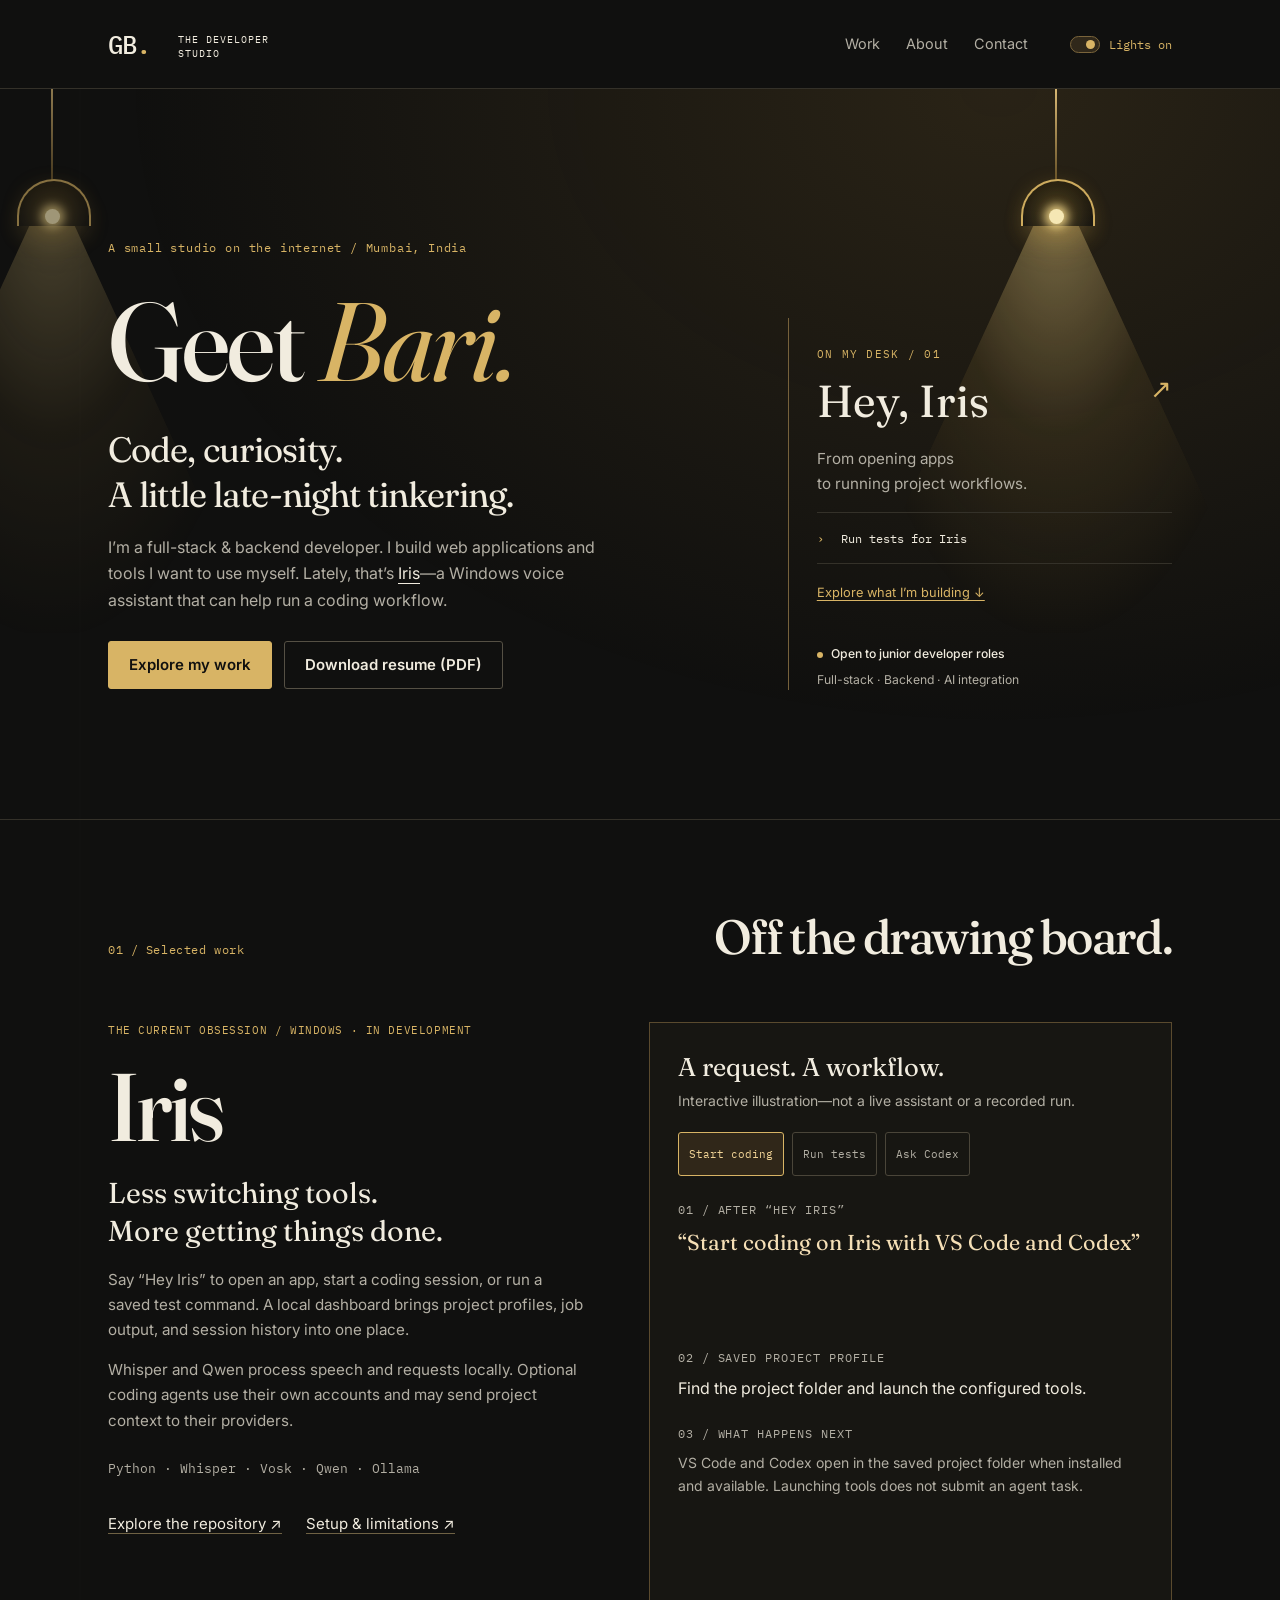
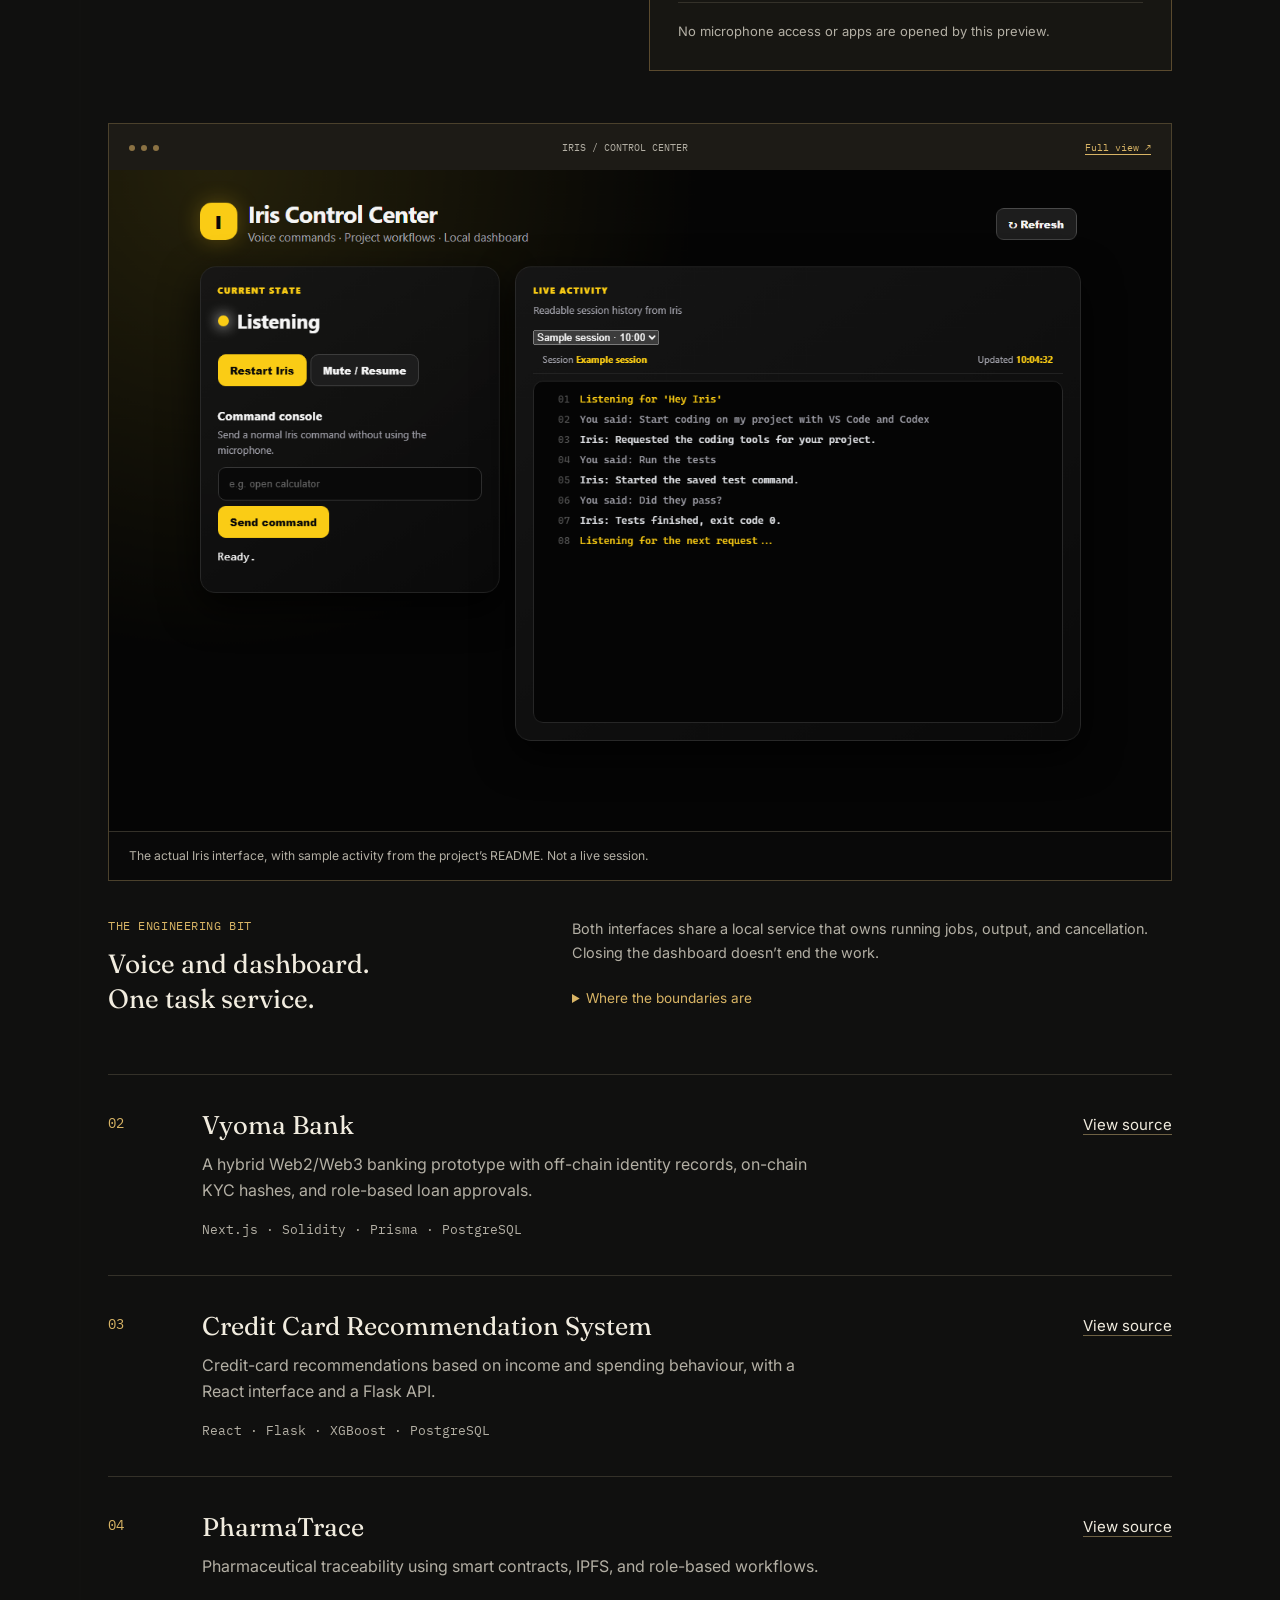
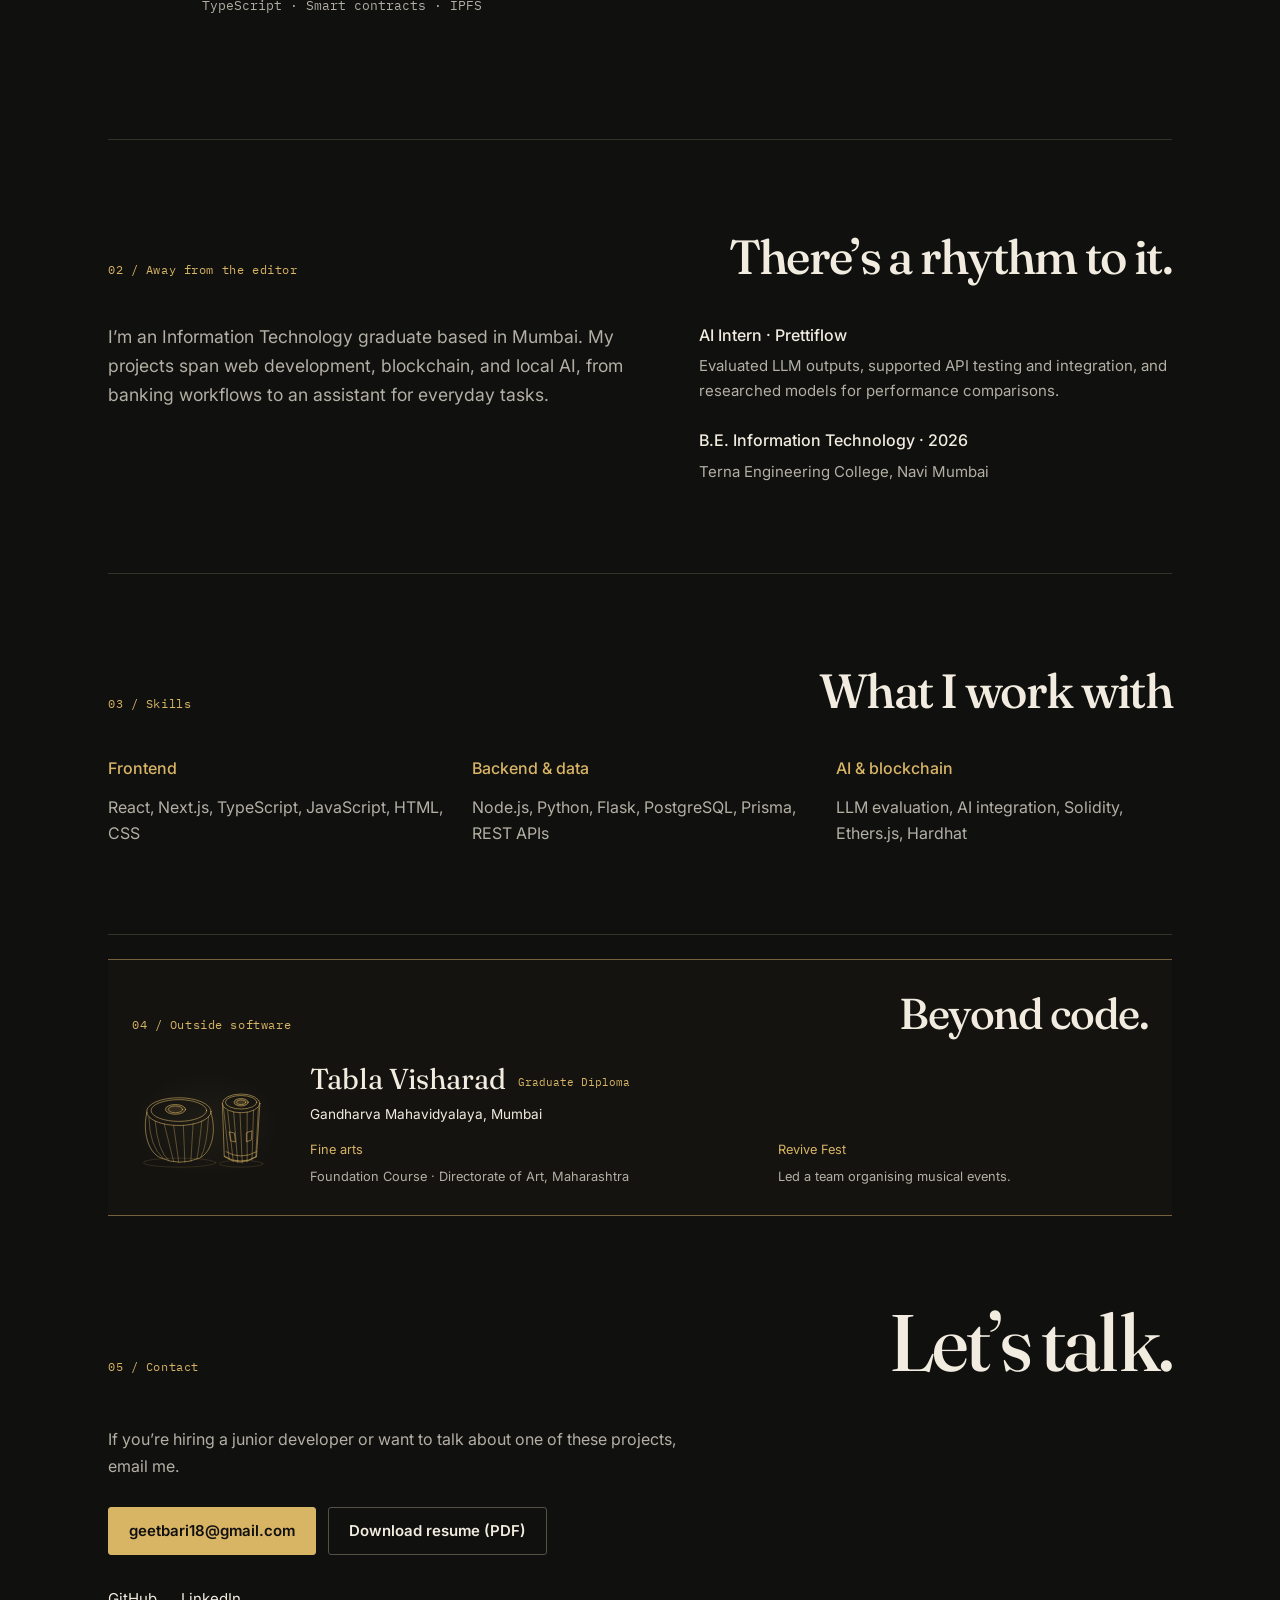
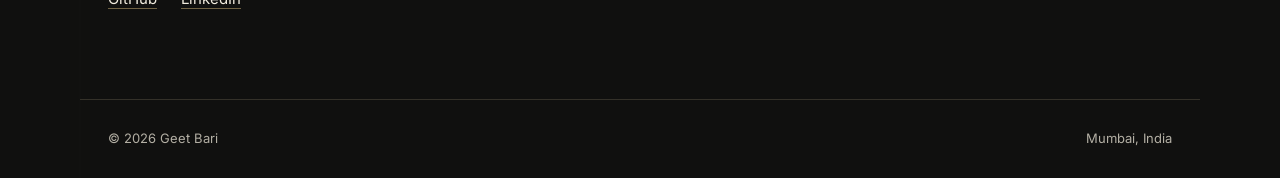
<file: index.html>
<!doctype html>
<html lang="en">
<head>
  <meta charset="utf-8">
  <meta name="viewport" content="width=device-width, initial-scale=1">
  <meta name="description" content="Geet Bari, full-stack and backend developer in Mumbai. Explore Iris, a local Windows voice assistant, other projects, and my resume.">
  <meta name="theme-color" content="#0c0c0e">
  <title>Geet Bari — The developer studio</title>
  <link rel="preconnect" href="https://fonts.googleapis.com">
  <link rel="preconnect" href="https://fonts.gstatic.com" crossorigin>
  <link href="https://fonts.googleapis.com/css2?family=Fraunces:ital,opsz,wght@0,9..144,500;1,9..144,400&family=IBM+Plex+Mono:wght@400;500&family=Inter:wght@400;500;600&display=swap" rel="stylesheet">
  <style>
    :root { color-scheme:dark; --bg:#0c0c0e; --ink:#ececee; --muted:#aaa9a4; --gold:#c9a24d; --line:#2c2b28; --serif:"Fraunces",Georgia,serif; --mono:"IBM Plex Mono",monospace; }
    * { box-sizing:border-box; }
    html { scroll-behavior:smooth; scroll-padding-top:100px; }
    body { margin:0; background:var(--bg); color:var(--ink); font-family:"Inter",Arial,sans-serif; line-height:1.65; isolation:isolate; }
    ::selection { background:var(--gold); color:var(--bg); }
    a { color:inherit; text-underline-offset:.25em; }
    button { font:inherit; cursor:pointer; }
    a,button { -webkit-tap-highlight-color:transparent; }
    a:focus-visible,button:focus-visible { outline:2px solid #e0be78; outline-offset:5px; }
    h1,h2,h3,p { margin-top:0; }
    .wrap { width:min(1120px,100%); margin-inline:auto; padding-inline:28px; }
    .skip-link { position:fixed; top:8px; left:16px; z-index:30; padding:10px 16px; background:var(--gold); color:var(--bg); transform:translateY(-160%); }
    .skip-link:focus { transform:translateY(0); }
    .lighting-layer { position:fixed; inset:0; z-index:0; overflow:hidden; pointer-events:none; }
    .cursor-glow { position:absolute; top:0; left:0; width:460px; height:460px; pointer-events:none; opacity:0; background:radial-gradient(circle,rgba(201,162,77,.11),rgba(201,162,77,.035) 34%,transparent 68%); transform:translate3d(-500px,-500px,0); transition:opacity .15s ease; }
    .cursor-glow.active { opacity:1; will-change:transform; }
    main,footer { position:relative; z-index:1; }
    header { position:sticky; top:0; z-index:10; border-bottom:1px solid var(--line); background:var(--bg); }
    .nav { min-height:76px; display:flex; align-items:center; justify-content:space-between; gap:24px; }
    .brand { font:500 1rem var(--mono); color:var(--gold); letter-spacing:.04em; text-decoration:none; }
    nav { display:flex; gap:26px; }
    nav a { display:inline-flex; align-items:center; min-height:44px; color:var(--muted); font-size:.9rem; text-decoration:none; }
    nav a:hover { color:var(--gold); }
    .hero-shell { position:relative; overflow:clip; border-bottom:1px solid var(--line); }
    .hero { min-height:660px; display:grid; grid-template-columns:minmax(0,1fr) 240px; align-items:center; gap:55px; padding-block:125px 88px; }
    .hero-copy,.availability { position:relative; z-index:2; }
    .eyebrow,.section-label { color:var(--gold); font:400 .875rem/1.6 var(--mono); }
    .eyebrow { margin-bottom:24px; }
    h1 { margin-bottom:22px; font:500 clamp(4.4rem,9vw,7.5rem)/1.08 var(--serif); letter-spacing:-.025em; }
    h1 em { font-weight:400; color:var(--gold); }
    .role { margin-bottom:16px; font-size:1.3rem; }
    .intro { max-width:580px; color:var(--muted); font-size:1.0625rem; }
    .intro a { color:var(--ink); }
    .actions { display:flex; align-items:center; flex-wrap:wrap; gap:12px; margin-top:28px; }
    .button { display:inline-flex; justify-content:center; align-items:center; min-height:48px; padding:10px 20px; border:1px solid var(--gold); border-radius:3px; background:var(--gold); color:var(--bg); font-size:.9375rem; font-weight:600; text-decoration:none; }
    .button:hover { background:#e0be78; border-color:#e0be78; }
    .button.secondary { background:transparent; border-color:#555044; color:var(--ink); }
    .button.secondary:hover { border-color:var(--gold); color:var(--gold); }
    .availability { align-self:end; padding:8px 0 8px 20px; border-left:1px solid var(--gold); font-size:.9375rem; color:var(--muted); }
    .availability strong { display:block; color:var(--ink); font-weight:500; margin-bottom:6px; }
    .availability p { margin:0; }
    .lamp { position:absolute; top:0; width:88px; height:310px; pointer-events:none; opacity:.96; }
    .lamp::before { content:""; position:absolute; z-index:3; left:43px; top:0; width:2px; height:96px; background:linear-gradient(#e0be78,#665027); }
    .lamp::after { content:""; position:absolute; z-index:3; left:9px; top:90px; width:70px; height:45px; border:2px solid var(--gold); border-bottom:0; border-radius:70px 70px 0 0; background:linear-gradient(#211b0d,var(--bg)); box-shadow:0 10px 23px rgba(201,162,77,.18); }
    .lamp .bulb { position:absolute; z-index:4; top:120px; left:37px; width:15px; height:15px; border-radius:50%; background:#fff1bd; box-shadow:0 0 10px 4px rgba(255,226,145,.9),0 0 32px 13px rgba(201,162,77,.55); }
    .lamp .light { position:absolute; top:124px; left:-72px; width:232px; height:180px; clip-path:polygon(46% 0,54% 0,100% 100%,0 100%); background:radial-gradient(ellipse at 50% 0,rgba(255,225,144,.42),rgba(201,162,77,.20) 32%,rgba(201,162,77,.06) 60%,transparent 76%); }
    .lamp-left { left:max(8px,calc(50% - 670px)); }
    .lamp-right { right:max(20px,calc(50% - 520px)); top:34px; transform:scale(.8); transform-origin:top center; }
    .section { padding-block:82px; border-bottom:1px solid var(--line); }
    .section-head { display:flex; justify-content:space-between; align-items:baseline; gap:24px; margin-bottom:36px; }
    .section-head .section-label { margin:0; }
    h2 { margin-bottom:0; font:500 clamp(2rem,4vw,3rem)/1.2 var(--serif); letter-spacing:-.035em; }
    .iris-feature { display:grid; grid-template-columns:minmax(0,1fr) minmax(0,1.1fr); gap:54px; padding-block:22px 52px; }
    .project-note { color:var(--gold); font:.8125rem/1.6 var(--mono); margin-bottom:16px; }
    .iris-title { font:500 3.75rem/1.1 var(--serif); margin-bottom:14px; letter-spacing:-.04em; }
    .iris-summary { font-size:1.2rem; color:var(--ink); margin-bottom:18px; }
    .iris-description { color:var(--muted); }
    .text-links { display:flex; flex-wrap:wrap; gap:12px 24px; margin-top:22px; font-size:.9375rem; }
    .text-links a { display:inline-flex; align-items:center; min-height:44px; text-decoration-color:#6f6244; }
    .text-links a:hover { color:var(--gold); }
    .stack { color:var(--muted); font:.8125rem/1.8 var(--mono); margin:24px 0 0; }
    .walkthrough { align-self:start; background:#131314; border:1px solid #484030; border-radius:4px; padding:26px; }
    .walkthrough h4 { margin:0 0 6px; font-size:1rem; font-weight:500; }
    .demo-disclaimer { font-size:.875rem; color:var(--muted); margin-bottom:20px; }
    .demo-controls { display:flex; flex-wrap:wrap; gap:8px; margin-bottom:24px; }
    .demo-controls button { min-height:44px; border:1px solid #4a4539; border-radius:3px; padding:8px 12px; background:transparent; color:var(--muted); font-size:.875rem; }
    .demo-controls button[aria-pressed="true"] { background:#302719; border-color:var(--gold); color:#f1d496; }
    .demo-controls button:hover { border-color:var(--gold); }
    .demo-result { min-height:17rem; }
    .demo-label { margin:0 0 8px; color:var(--muted); font:.75rem/1.6 var(--mono); text-transform:uppercase; letter-spacing:.08em; }
    .demo-command { margin:0 0 24px; font:400 1.35rem/1.5 var(--serif); color:#f5dfb6; }
    .demo-reply { margin:0 0 22px; font-size:1rem; }
    .demo-detail { color:var(--muted); font-size:.875rem; margin:0; }
    .demo-footnote { padding-top:18px; margin:18px 0 0; border-top:1px solid var(--line); color:var(--muted); font-size:.8125rem; }
    .demo-controls[hidden] { display:none; }
    .other-work { padding-top:4px; }
    .project { display:grid; grid-template-columns:70px minmax(0,1fr) 180px; gap:24px; padding:30px 0; border-top:1px solid var(--line); }
    .project-number { color:var(--gold); font:.875rem/1.6 var(--mono); padding-top:3px; }
    .project h3 { font-size:1.2rem; font-weight:500; margin-bottom:10px; }
    .project p { margin:0; max-width:620px; color:var(--muted); }
    .project .stack { margin-top:14px; font-size:.8125rem; }
    .project a { align-self:start; justify-self:end; padding-block:4px; text-decoration-color:#6f6244; font-size:.9375rem; }
    .about-grid { display:grid; grid-template-columns:1.1fr 1fr; gap:70px; }
    .about-copy { color:var(--muted); font-size:1.0625rem; }
    .about-copy p:last-child { margin-bottom:0; }
    .about-facts { margin:0; }
    .about-facts div+div { margin-top:24px; }
    .about-facts dt { margin-bottom:6px; font-weight:500; }
    .about-facts dd { margin:0; color:var(--muted); font-size:.9375rem; }
    .skills { display:grid; grid-template-columns:repeat(3,minmax(0,1fr)); gap:28px; }
    .skill-group h3 { font-size:1rem; font-weight:500; color:var(--gold); margin-bottom:12px; }
    .skill-group p { color:var(--muted); margin:0; }
    .contact { padding-block:78px; }
    .contact p { color:var(--muted); max-width:600px; margin:22px 0 0; }
    .contact-email { overflow-wrap:anywhere; }
    footer .wrap { display:flex; flex-wrap:wrap; justify-content:space-between; gap:12px; padding-block:28px; border-top:1px solid var(--line); color:var(--muted); font-size:.8125rem; }
    @media (max-width:1200px) { .lamp-left { display:none; } }
    @media (max-width:850px) {
      .hero { grid-template-columns:1fr; gap:35px; padding-block:110px 60px; min-height:auto; }
      .hero-copy { max-width:620px; }
      .availability { max-width:360px; }
      .iris-feature { gap:28px; }
      .about-grid { gap:32px; }
      .project { grid-template-columns:38px minmax(0,1fr); gap:16px; }
      .project>a { grid-column:2; justify-self:start; }
    }
    @media (max-width:680px) {
      .wrap { padding-inline:22px; }
      .nav { flex-wrap:wrap; gap:0; padding-block:10px; }
      nav { width:100%; justify-content:space-between; gap:8px; }
      nav a { font-size:.875rem; }
      .hero { padding-top:148px; }
      h1 { font-size:clamp(3.75rem,14vw,5.5rem); }
      .lamp-right { right:22px; top:0; transform:scale(.6); }
      .eyebrow { margin-bottom:18px; }
      .role { font-size:1.1rem; }
      .intro { font-size:1rem; }
      .section { padding-block:58px; }
      .section-head { display:block; margin-bottom:28px; }
      .section-head .section-label { margin-bottom:12px; }
      .iris-feature,.about-grid,.skills { grid-template-columns:1fr; gap:28px; }
      .walkthrough { padding:22px; }
      .demo-result { min-height:20rem; }
      .project { grid-template-columns:28px minmax(0,1fr); gap:10px; }
      .contact { padding-block:58px; }
    }
    @media (prefers-reduced-motion:reduce) { html { scroll-behavior:auto; } .cursor-glow { display:none; transition:none; } }
    @media (hover:none), (pointer:coarse) { .cursor-glow { display:none; } }
  </style>
  <link rel="stylesheet" href="studio.css">
</head>
<body>
  <a class="skip-link" href="#main-content">Skip to content</a>
  <div class="lighting-layer" aria-hidden="true"><div class="cursor-glow"></div></div>
  <header><div class="wrap nav"><a class="brand" href="#top">GB<span class="brand-dot">.</span> <span class="brand-caption">THE DEVELOPER STUDIO</span></a><nav aria-label="Main navigation"><a href="#work">Work</a><a href="#about">About</a><a href="#contact">Contact</a><button class="light-switch" type="button" aria-label="Warm lighting" aria-pressed="true" hidden><span class="switch-track" aria-hidden="true"></span><span class="switch-label">Lights on</span></button></nav></div></header>
  <main id="main-content" tabindex="-1">
    <div class="hero-shell" id="top">
      <div class="lamp lamp-left" aria-hidden="true"><span class="light"></span><span class="bulb"></span></div>
      <div class="lamp lamp-right" aria-hidden="true"><span class="light"></span><span class="bulb"></span></div>
      <section class="hero wrap" aria-labelledby="hero-title">
        <div class="hero-copy">
          <p class="eyebrow">A small studio on the internet / Mumbai, India</p>
          <h1 id="hero-title">Geet <em>Bari.</em></h1>
          <p class="role">Code, curiosity.<br>A little late-night tinkering.</p>
          <p class="intro">I’m a full-stack &amp; backend developer. I build web applications and tools I want to use myself. Lately, that’s <a href="#iris">Iris</a>—a Windows voice assistant that can help run a coding workflow.</p>
          <div class="actions"><a class="button" href="#work">Explore my work</a><a class="button secondary" href="assets/Geet_Bari_Resume.pdf?v=8570b1ca29e0" download>Download resume (PDF)</a></div>
        </div>
        <aside class="studio-note"><p class="section-label">ON MY DESK / 01</p><a class="desk-title" href="#iris">Hey, Iris<span aria-hidden="true">↗</span></a><p>From opening apps<br>to running project workflows.</p><div class="desk-command"><span aria-hidden="true">›</span> Run tests for Iris</div><a class="desk-link" href="#iris">Explore what I’m building ↓</a><div class="availability"><strong>Open to junior developer roles</strong><p>Full-stack · Backend · AI integration</p></div></aside>
      </section>
    </div>
    <div class="wrap">
      <section class="section" id="work" aria-labelledby="work-title">
        <div class="section-head"><p class="section-label">01 / Selected work</p><h2 id="work-title">Off the drawing board.</h2></div>
        <article class="iris-feature" id="iris" aria-labelledby="iris-title">
          <div>
            <p class="project-note">THE CURRENT OBSESSION / WINDOWS · IN DEVELOPMENT</p>
            <h3 class="iris-title" id="iris-title">Iris</h3>
            <p class="iris-summary">Less switching tools.<br>More getting things done.</p>
            <p class="iris-description">Say “Hey Iris” to open an app, start a coding session, or run a saved test command. A local dashboard brings project profiles, job output, and session history into one place.</p>
            <p class="iris-description">Whisper and Qwen process speech and requests locally. Optional coding agents use their own accounts and may send project context to their providers.</p>
            <p class="stack">Python · Whisper · Vosk · Qwen · Ollama</p>
            <div class="text-links"><a href="https://github.com/GeetBari/iris" target="_blank" rel="noopener noreferrer">Explore the repository ↗</a><a href="https://github.com/GeetBari/iris#setup" target="_blank" rel="noopener noreferrer">Setup &amp; limitations ↗</a></div>
          </div>
          <div class="walkthrough" aria-labelledby="demo-title">
            <h4 id="demo-title">A request. A workflow.</h4>
            <p class="demo-disclaimer">Interactive illustration—not a live assistant or a recorded run.</p>
            <div class="demo-controls" role="group" aria-label="Choose an Iris workflow" hidden><button type="button" data-example="coding" aria-pressed="true" aria-controls="demo-result">Start coding</button><button type="button" data-example="tests" aria-pressed="false" aria-controls="demo-result">Run tests</button><button type="button" data-example="agent" aria-pressed="false" aria-controls="demo-result">Ask Codex</button></div>
            <div class="demo-result" id="demo-result" aria-live="polite" aria-atomic="true">
              <p class="demo-label">01 / After “Hey Iris”</p><p class="demo-command" id="demo-command">“Start coding on Iris with VS Code and Codex”</p>
              <p class="demo-label" id="demo-stage">02 / Saved project profile</p><p class="demo-reply" id="demo-reply">Find the project folder and launch the configured tools.</p>
              <p class="demo-label">03 / What happens next</p><p class="demo-detail" id="demo-detail">VS Code and Codex open in the saved project folder when installed and available. Launching tools does not submit an agent task.</p>
            </div>
            <p class="demo-footnote">No microphone access or apps are opened by this preview.</p>
          </div>
        </article>
        <figure class="dashboard-preview"><div class="window-bar"><span><i></i><i></i><i></i></span><span>IRIS / CONTROL CENTER</span><a href="assets/iris-dashboard.png" target="_blank" rel="noopener">Full view ↗</a></div><a href="assets/iris-dashboard.png" target="_blank" rel="noopener" aria-label="Open full Iris dashboard screenshot"><img src="assets/iris-dashboard.png" width="1365" height="850" loading="lazy" decoding="async" alt="Iris Control Center showing voice controls and an example session with coding and test commands."></a><figcaption>The actual Iris interface, with sample activity from the project’s README. Not a live session.</figcaption></figure>
        <div class="build-notes"><div><p class="section-label">THE ENGINEERING BIT</p><h3>Voice and dashboard.<br>One task service.</h3></div><div><p>Both interfaces share a local service that owns running jobs, output, and cancellation. Closing the dashboard doesn’t end the work.</p><details><summary>Where the boundaries are</summary><p>Codex tasks need approval. File-changing requests require dashboard review; saved project commands can run by voice once the profile is approved and saved. Restarting the task service loses control of active jobs, and file-editing agent tasks still need end-to-end validation.</p></details></div></div>
        <div class="other-work">
          <article class="project"><span class="project-number" aria-hidden="true">02</span><div><h3>Vyoma Bank</h3><p>A hybrid Web2/Web3 banking prototype with off-chain identity records, on-chain KYC hashes, and role-based loan approvals.</p><p class="stack">Next.js · Solidity · Prisma · PostgreSQL</p></div><a href="https://github.com/GeetBari/VYOMA-Banking-Website" target="_blank" rel="noopener noreferrer" aria-label="View Vyoma Bank source">View source</a></article>
          <article class="project"><span class="project-number" aria-hidden="true">03</span><div><h3>Credit Card Recommendation System</h3><p>Credit-card recommendations based on income and spending behaviour, with a React interface and a Flask API.</p><p class="stack">React · Flask · XGBoost · PostgreSQL</p></div><a href="https://github.com/GeetBari/Credit-Card-Recommendation-System" target="_blank" rel="noopener noreferrer" aria-label="View Credit Card Recommendation System source">View source</a></article>
          <article class="project"><span class="project-number" aria-hidden="true">04</span><div><h3>PharmaTrace</h3><p>Pharmaceutical traceability using smart contracts, IPFS, and role-based workflows.</p><p class="stack">TypeScript · Smart contracts · IPFS</p></div><a href="https://github.com/GeetBari/PharmaTrace" target="_blank" rel="noopener noreferrer" aria-label="View PharmaTrace source">View source</a></article>
        </div>
      </section>
      <section class="section" id="about" aria-labelledby="about-title">
        <div class="section-head"><p class="section-label">02 / Away from the editor</p><h2 id="about-title">There’s a rhythm to it.</h2></div>
        <div class="about-grid"><div class="about-copy"><p>I’m an Information Technology graduate based in Mumbai. My projects span web development, blockchain, and local AI, from banking workflows to an assistant for everyday tasks.</p></div><dl class="about-facts"><div><dt>AI Intern · Prettiflow</dt><dd>Evaluated LLM outputs, supported API testing and integration, and researched models for performance comparisons.</dd></div><div><dt>B.E. Information Technology · 2026</dt><dd>Terna Engineering College, Navi Mumbai</dd></div></dl></div>
      </section>
      <section class="section" id="skills" aria-labelledby="skills-title">
        <div class="section-head"><p class="section-label">03 / Skills</p><h2 id="skills-title">What I work with</h2></div>
        <div class="skills"><div class="skill-group"><h3>Frontend</h3><p>React, Next.js, TypeScript, JavaScript, HTML, CSS</p></div><div class="skill-group"><h3>Backend &amp; data</h3><p>Node.js, Python, Flask, PostgreSQL, Prisma, REST APIs</p></div><div class="skill-group"><h3>AI &amp; blockchain</h3><p>LLM evaluation, AI integration, Solidity, Ethers.js, Hardhat</p></div></div>
      </section>
        <section class="beyond-code" id="beyond-code" aria-labelledby="beyond-title">
          <div class="beyond-heading"><p class="section-label">04 / Outside software</p><h2 id="beyond-title">Beyond code.</h2></div>
          <div class="tabla-art" aria-hidden="true">
            <svg viewBox="0 0 400 290" fill="none" xmlns="http://www.w3.org/2000/svg">
              <g stroke="currentColor" stroke-width="1.5" stroke-linecap="round" stroke-linejoin="round">
                <ellipse cx="127" cy="247" rx="97" ry="12" opacity=".25"/><ellipse cx="291" cy="250" rx="58" ry="9" opacity=".25"/>
                <path d="M40 112C27 163 43 220 76 234Q125 257 180 235C212 220 227 165 210 112"/>
                <ellipse cx="125" cy="111" rx="86" ry="37"/><ellipse cx="125" cy="108" rx="74" ry="29"/>
                <ellipse cx="116" cy="105" rx="27" ry="13" fill="currentColor" fill-opacity=".13"/><ellipse cx="116" cy="105" rx="19" ry="9"/>
                <path d="M45 126Q47 205 82 234M62 137Q69 218 98 241M86 144L111 244M111 148L125 247M137 148L141 246M163 143L157 243M186 136Q178 219 173 237M204 124Q200 204 184 231" opacity=".65"/>
                <path d="M241 89L246 231Q288 260 332 231L341 89"/>
                <ellipse cx="291" cy="89" rx="50" ry="25"/><ellipse cx="291" cy="86" rx="42" ry="18"/>
                <ellipse cx="291" cy="86" rx="19" ry="10" fill="currentColor" fill-opacity=".2"/><ellipse cx="291" cy="86" rx="12" ry="6"/>
                <path d="M244 100L259 239M255 109L270 244M271 112L282 247M288 114L294 248M307 112L307 245M324 107L320 240M337 99L330 232" opacity=".75"/>
                <path d="M251 218Q290 241 332 218M246 230Q289 256 332 231M260 165L273 168L276 192L264 189ZM306 167L320 162L318 187L306 191Z"/>
              </g>
            </svg>
          </div>
          <div class="beyond-copy"><h3 id="tabla-title">Tabla Visharad<span>Graduate Diploma</span></h3><p class="tabla-institution">Gandharva Mahavidyalaya, Mumbai</p><dl class="creative-credentials"><div><dt>Fine arts</dt><dd>Foundation Course · Directorate of Art, Maharashtra</dd></div><div><dt>Revive Fest</dt><dd>Led a team organising musical events.</dd></div></dl></div>
        </section>
      <section class="contact" id="contact" aria-labelledby="contact-title">
        <div class="section-head"><span class="section-label">05 / Contact</span><h2 id="contact-title">Let’s talk.</h2></div>
        <p>If you’re hiring a junior developer or want to talk about one of these projects, email me.</p>
        <div class="actions"><a class="button contact-email" href="mailto:geetbari18@gmail.com">geetbari18@gmail.com</a><a class="button secondary" href="assets/Geet_Bari_Resume.pdf?v=8570b1ca29e0" download>Download resume (PDF)</a></div>
        <div class="text-links"><a href="https://github.com/GeetBari" target="_blank" rel="noopener noreferrer">GitHub</a><a href="https://www.linkedin.com/in/geetbari/" target="_blank" rel="noopener noreferrer">LinkedIn</a></div>
      </section>
    </div>
  </main>
  <footer><div class="wrap"><span>© 2026 Geet Bari</span><span>Mumbai, India</span></div></footer>
  <script src="studio.js" defer></script>
  <script>
    (() => {
      const examples = {
        coding: { command:'Start coding on Iris with VS Code and Codex', stage:'02 / Saved project profile', reply:'Find the project folder and launch the configured tools.', detail:'VS Code and Codex open in the saved project folder when installed and available. Launching tools does not submit an agent task.' },
        tests: { command:'Run tests for Iris', stage:'02 / Managed job', reply:'Run the test command from the approved, saved profile.', detail:'Output and exit status appear in job history. After the wake word, ask “Did they pass?” to check the recent task. No tests run in this preview.' },
        agent: { command:'Ask Codex for Iris to explain the project structure', stage:'02 / Review before execution', reply:'Prepare a read-only agent request for approval.', detail:'After approval, streamed activity and the final response appear in the dashboard. File-changing requests require dashboard review. Optional Codex tasks are not offline.' }
      };
      const controls = document.querySelector('.demo-controls');
      controls.addEventListener('click', event => {
        const button = event.target.closest('button[data-example]');
        if (!button) return;
        const example = examples[button.dataset.example];
        controls.querySelectorAll('button').forEach(item => item.setAttribute('aria-pressed', String(item === button)));
        document.getElementById('demo-command').textContent = `“${example.command}”`;
        document.getElementById('demo-reply').textContent = example.reply;
        document.getElementById('demo-detail').textContent = example.detail;
        document.getElementById('demo-stage').textContent = example.stage;
      });
      controls.hidden = false;
      const glow = document.querySelector('.cursor-glow');
      const motionAllowed = matchMedia('(hover: hover) and (pointer: fine) and (prefers-reduced-motion: no-preference)');
      let x = 0, y = 0, frame = null;
      const hideGlow = () => {
        if (frame !== null) cancelAnimationFrame(frame);
        frame = null;
        glow.classList.remove('active');
      };
      document.addEventListener('pointermove', event => {
        if (!motionAllowed.matches || event.pointerType === 'touch' || document.body.classList.contains('lights-off')) return;
        x = event.clientX; y = event.clientY;
        if (frame === null) frame = requestAnimationFrame(() => {
          glow.style.transform = `translate3d(${x - 230}px,${y - 230}px,0)`;
          glow.classList.add('active');
          frame = null;
        });
      }, { passive:true });
      document.documentElement.addEventListener('pointerleave', hideGlow);
      addEventListener('blur', hideGlow);
      document.addEventListener('visibilitychange', () => { if (document.hidden) hideGlow(); });
      motionAllowed.addEventListener('change', hideGlow);
    })();
  </script>
</body>
</html>
</file>
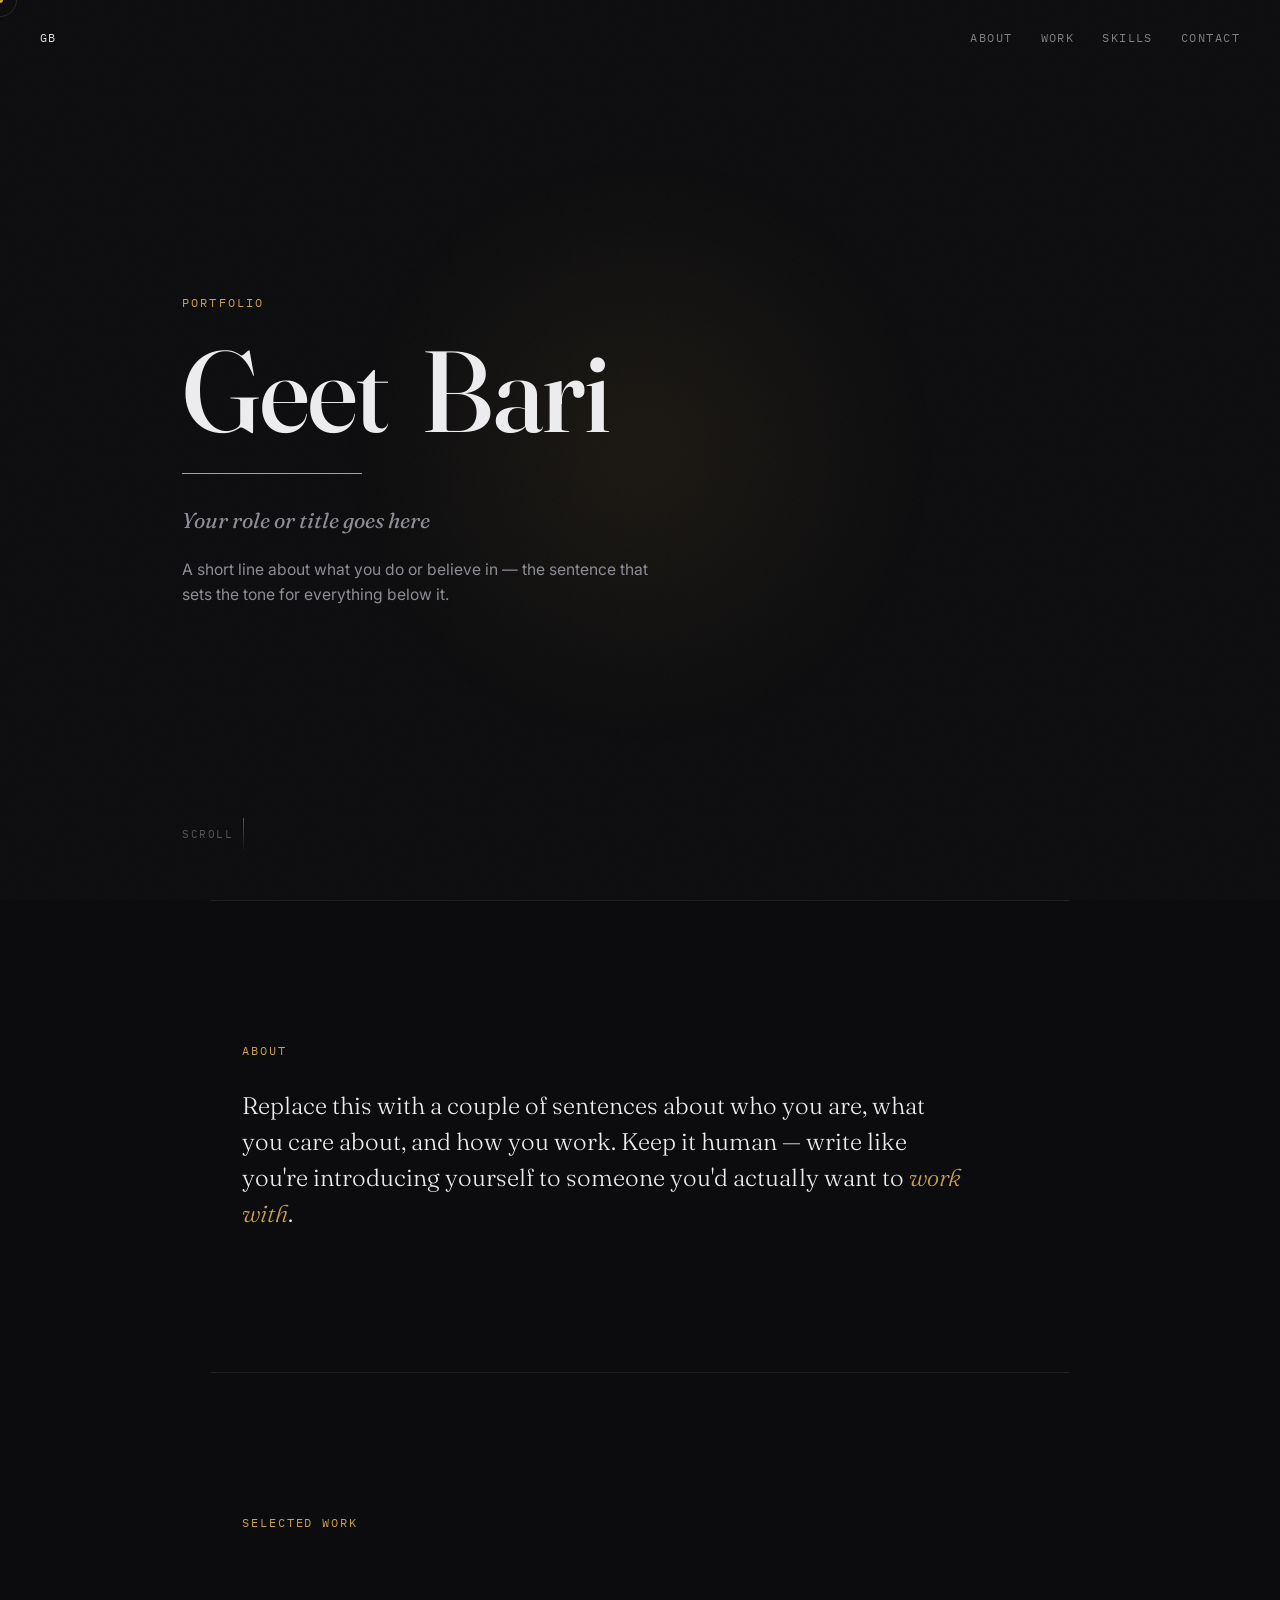
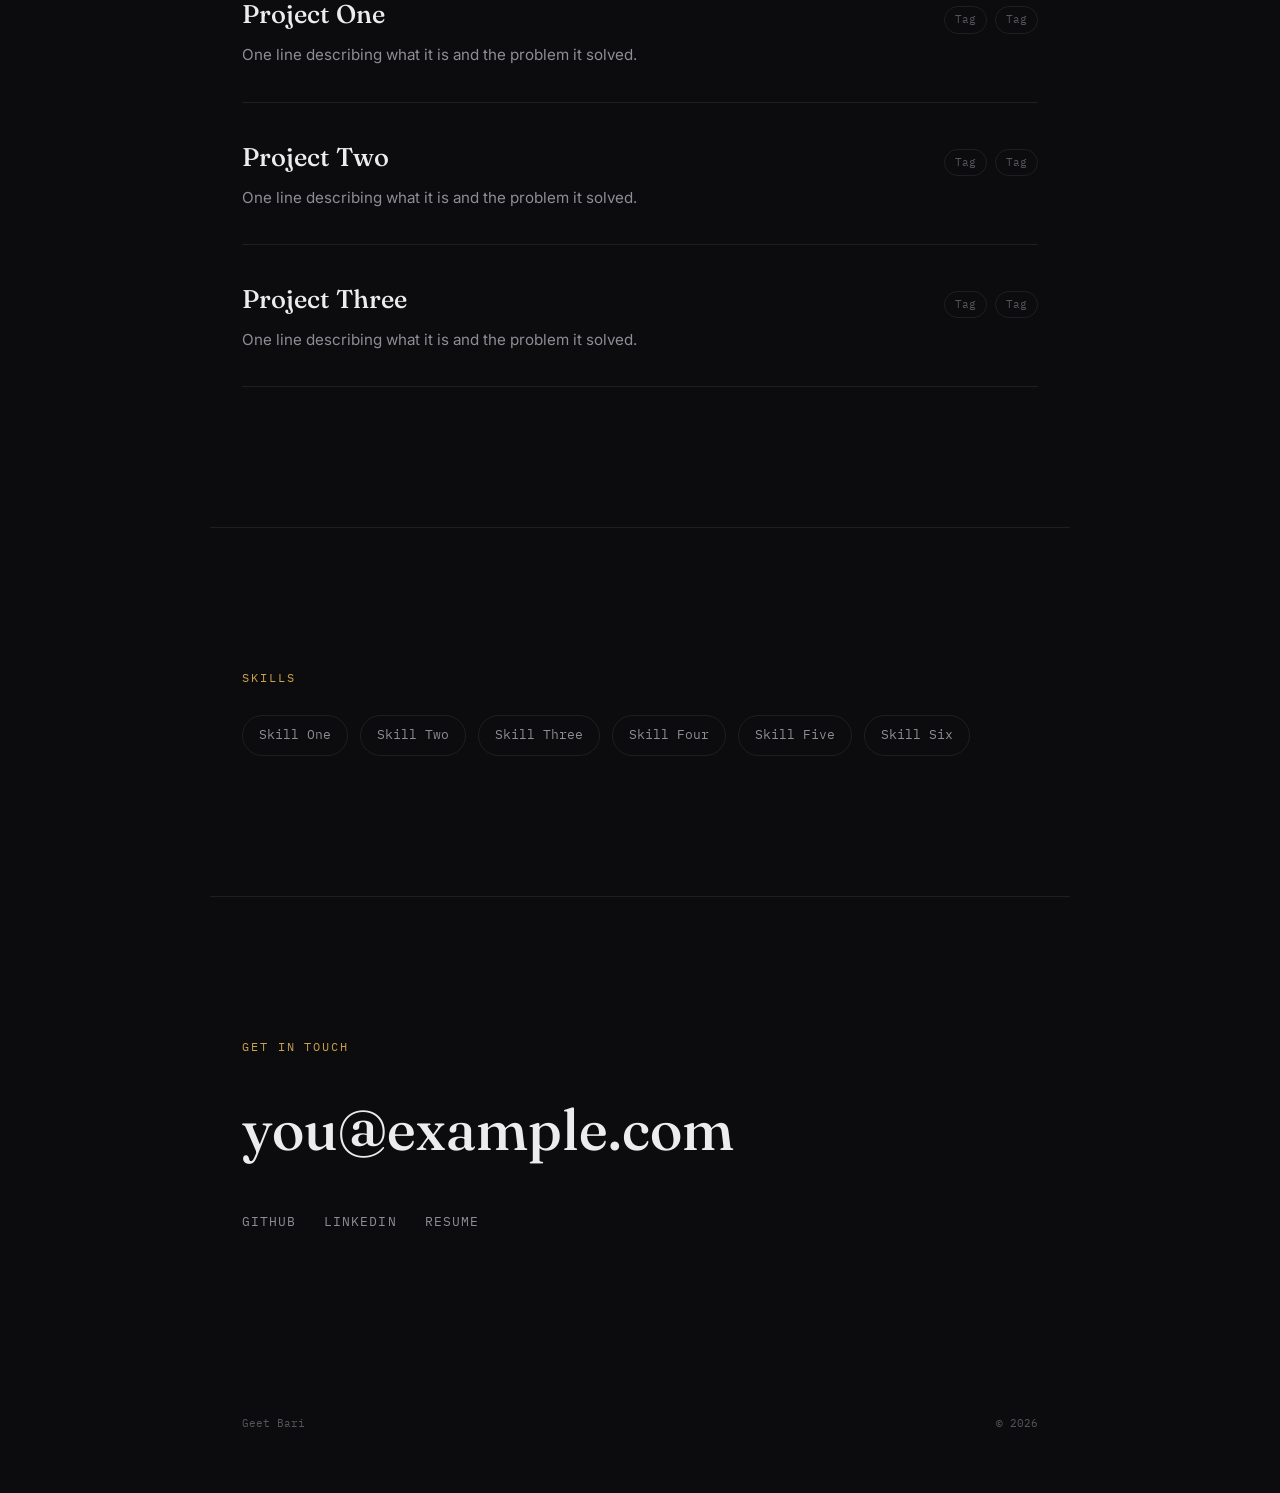
<file: index (1).html>
<!DOCTYPE html>
<html lang="en">
<head>
<meta charset="UTF-8" />
<meta name="viewport" content="width=device-width, initial-scale=1.0" />
<title>Geet Bari</title>
<meta name="description" content="Geet Bari — portfolio" />

<!-- ============================================================
  HOW TO EDIT THIS SITE
  Search for "EDIT:" comments — each marks a spot with placeholder
  content (role, bio, projects, skills, contact links) ready for
  your real info. Nothing else needs to change.
============================================================ -->

<link rel="preconnect" href="https://fonts.googleapis.com">
<link rel="preconnect" href="https://fonts.gstatic.com" crossorigin>
<link href="https://fonts.googleapis.com/css2?family=Fraunces:ital,opsz,wght@0,9..144,300;0,9..144,500;1,9..144,400;1,9..144,600&family=Inter:wght@300;400;500;600&family=IBM+Plex+Mono:wght@400;500&display=swap" rel="stylesheet">

<style>
  :root{
    --bg: #0c0c0e;
    --bg-soft: #131316;
    --ink: #ececee;
    --ink-dim: #8d8d95;
    --ink-faint: #55555c;
    --accent: #c9a24d;
    --accent-dim: rgba(201,162,77,0.18);
    --accent-glow: rgba(201,162,77,0.08);
    --line: rgba(255,255,255,0.08);
    --serif: 'Fraunces', serif;
    --sans: 'Inter', sans-serif;
    --mono: 'IBM Plex Mono', monospace;
  }

  *{ margin:0; padding:0; box-sizing:border-box; }

  html{ scroll-behavior:smooth; }

  body{
    background:var(--bg);
    color:var(--ink);
    font-family:var(--sans);
    line-height:1.6;
    overflow-x:hidden;
    cursor:none;
  }

  @media (pointer:coarse){
    body{ cursor:auto; }
  }

  ::selection{ background:var(--accent); color:#0c0c0e; }

  body::before{
    content:"";
    position:fixed; inset:0;
    pointer-events:none;
    z-index:1;
    opacity:0.035;
    background-image:url("data:image/svg+xml,%3Csvg xmlns='http://www.w3.org/2000/svg' width='120' height='120'%3E%3Cfilter id='n'%3E%3CfeTurbulence type='fractalNoise' baseFrequency='0.9' numOctaves='2' stitchTiles='stitch'/%3E%3C/filter%3E%3Crect width='100%25' height='100%25' filter='url(%23n)'/%3E%3C/svg%3E");
  }

  a{ color:inherit; text-decoration:none; }

  section{
    position:relative;
    z-index:2;
    max-width:860px;
    margin:0 auto;
    padding:0 32px;
  }

  .cursor-dot, .cursor-ring{
    position:fixed;
    top:0; left:0;
    pointer-events:none;
    z-index:9999;
    border-radius:50%;
    transform:translate(-50%,-50%);
  }
  .cursor-dot{
    width:6px; height:6px;
    background:var(--accent);
  }
  .cursor-ring{
    width:34px; height:34px;
    border:1px solid var(--accent-dim);
    transition:width .25s ease, height .25s ease, border-color .25s ease, opacity .25s ease;
  }
  .cursor-ring.active{
    width:56px; height:56px;
    border-color:var(--accent);
  }
  @media (pointer:coarse){
    .cursor-dot, .cursor-ring{ display:none; }
  }

  #cometCanvas{
    position:fixed;
    inset:0;
    pointer-events:none;
    z-index:9997;
  }
  @media (pointer:coarse){
    #cometCanvas{ display:none; }
  }

  header{
    position:fixed;
    top:0; left:0; right:0;
    z-index:100;
    display:flex;
    justify-content:space-between;
    align-items:center;
    padding:28px 40px;
    font-family:var(--mono);
    font-size:12px;
    letter-spacing:0.12em;
    text-transform:uppercase;
    color:var(--ink-dim);
    mix-blend-mode:difference;
  }
  header .mark{ color:var(--ink); }
  header nav{ display:flex; gap:28px; }
  header nav a{
    position:relative;
    color:var(--ink-dim);
    transition:color .3s ease;
  }
  header nav a:hover{ color:var(--ink); }
  header nav a::after{
    content:"";
    position:absolute;
    left:0; bottom:-4px;
    width:0; height:1px;
    background:var(--accent);
    transition:width .3s ease;
  }
  header nav a:hover::after{ width:100%; }

  .hero{
    min-height:100svh;
    display:flex;
    flex-direction:column;
    justify-content:center;
    align-items:flex-start;
    max-width:980px;
  }
  .hero-glow{
    position:absolute;
    top:50%; left:50%;
    width:600px; height:600px;
    transform:translate(-50%,-50%);
    background:radial-gradient(circle, var(--accent-glow) 0%, transparent 70%);
    pointer-events:none;
    z-index:-1;
  }
  .eyebrow{
    font-family:var(--mono);
    font-size:12px;
    letter-spacing:0.18em;
    text-transform:uppercase;
    color:var(--accent);
    margin-bottom:22px;
    opacity:0;
    animation:fadeUp .8s ease .2s forwards;
  }
  .name{
    font-family:var(--serif);
    font-weight:500;
    font-size:clamp(3.2rem, 10vw, 7.2rem);
    line-height:0.98;
    letter-spacing:-0.01em;
    display:flex;
    flex-wrap:wrap;
  }
  .name .word{ display:flex; overflow:hidden; margin-right:0.28em; }
  .name span{
    display:inline-block;
    transform:translateY(110%);
    animation:riseIn 0.9s cubic-bezier(.22,1,.36,1) forwards;
  }
  @keyframes riseIn{ to{ transform:translateY(0); } }

  .signature-line{
    width:0;
    height:1px;
    background:var(--accent);
    margin:26px 0 30px;
    animation:draw 1.1s cubic-bezier(.65,0,.35,1) 1.1s forwards;
  }
  @keyframes draw{ to{ width:180px; } }

  .role{
    font-family:var(--serif);
    font-style:italic;
    font-weight:400;
    font-size:1.35rem;
    color:var(--ink-dim);
    opacity:0;
    animation:fadeUp .8s ease 1.3s forwards;
  }
  .tagline{
    max-width:480px;
    margin-top:18px;
    color:var(--ink-dim);
    font-size:0.98rem;
    opacity:0;
    animation:fadeUp .8s ease 1.5s forwards;
  }
  @keyframes fadeUp{
    from{ opacity:0; transform:translateY(14px); }
    to{ opacity:1; transform:translateY(0); }
  }

  .scroll-cue{
    position:absolute;
    bottom:48px; left:32px;
    font-family:var(--mono);
    font-size:11px;
    letter-spacing:0.14em;
    text-transform:uppercase;
    color:var(--ink-faint);
    display:flex;
    align-items:center;
    gap:10px;
    opacity:0;
    animation:fadeUp .8s ease 1.8s forwards;
  }
  .scroll-cue .stem{
    width:1px; height:34px;
    background:linear-gradient(var(--ink-faint), transparent);
    animation:stem 2s ease-in-out infinite;
  }
  @keyframes stem{
    0%,100%{ transform:scaleY(1); opacity:0.6; }
    50%{ transform:scaleY(0.5); opacity:1; }
  }

  .block{
    padding:140px 32px;
    border-top:1px solid var(--line);
  }
  .label{
    font-family:var(--mono);
    font-size:12px;
    letter-spacing:0.16em;
    text-transform:uppercase;
    color:var(--accent);
    margin-bottom:28px;
  }
  .reveal{
    opacity:0;
    transform:translateY(24px);
    transition:opacity .8s cubic-bezier(.22,1,.36,1), transform .8s cubic-bezier(.22,1,.36,1);
  }
  .reveal.in{ opacity:1; transform:translateY(0); }

  .about p{
    font-size:1.5rem;
    font-family:var(--serif);
    font-weight:300;
    line-height:1.5;
    color:var(--ink);
    max-width:720px;
  }
  .about p em{
    font-style:italic;
    color:var(--accent);
  }

  .work-list{ display:flex; flex-direction:column; }
  .work-item{
    display:flex;
    justify-content:space-between;
    align-items:baseline;
    gap:24px;
    padding:34px 0;
    border-bottom:1px solid var(--line);
    transition:padding-left .4s ease, border-color .4s ease;
  }
  .work-item:hover{
    padding-left:14px;
    border-color:var(--accent-dim);
  }
  .work-main{ flex:1; }
  .work-title{
    font-family:var(--serif);
    font-size:1.6rem;
    font-weight:500;
    margin-bottom:8px;
    display:flex;
    align-items:center;
    gap:12px;
  }
  .work-title .arrow{
    opacity:0;
    transform:translateX(-6px);
    transition:all .3s ease;
    color:var(--accent);
  }
  .work-item:hover .arrow{ opacity:1; transform:translateX(0); }
  .work-desc{ color:var(--ink-dim); font-size:0.95rem; max-width:480px; }
  .work-tags{
    display:flex;
    gap:8px;
    flex-wrap:wrap;
    justify-content:flex-end;
    max-width:200px;
  }
  .work-tags span{
    font-family:var(--mono);
    font-size:11px;
    color:var(--ink-faint);
    border:1px solid var(--line);
    padding:4px 10px;
    border-radius:20px;
  }

  .skill-cloud{ display:flex; flex-wrap:wrap; gap:12px; }
  .skill-cloud span{
    font-family:var(--mono);
    font-size:13px;
    padding:9px 16px;
    border:1px solid var(--line);
    border-radius:24px;
    color:var(--ink-dim);
    transition:all .3s ease;
  }
  .skill-cloud span:hover{
    color:var(--bg);
    background:var(--accent);
    border-color:var(--accent);
  }

  .contact-main{
    font-family:var(--serif);
    font-size:clamp(2rem, 6vw, 3.6rem);
    font-weight:500;
    display:inline-block;
    position:relative;
  }
  .contact-main::after{
    content:"";
    position:absolute;
    left:0; bottom:-6px;
    width:100%; height:1px;
    background:var(--accent);
    transform:scaleX(0);
    transform-origin:left;
    transition:transform .5s cubic-bezier(.65,0,.35,1);
  }
  .contact-main:hover::after{ transform:scaleX(1); }

  .social-row{
    display:flex;
    gap:28px;
    margin-top:36px;
    font-family:var(--mono);
    font-size:13px;
    text-transform:uppercase;
    letter-spacing:0.08em;
  }
  .social-row a{
    color:var(--ink-dim);
    position:relative;
    padding-bottom:2px;
    transition:color .3s ease;
  }
  .social-row a:hover{ color:var(--ink); }
  .social-row a::after{
    content:"";
    position:absolute;
    left:0; bottom:0;
    width:0; height:1px;
    background:var(--accent);
    transition:width .3s ease;
  }
  .social-row a:hover::after{ width:100%; }

  footer{
    padding:40px 32px 60px;
    font-family:var(--mono);
    font-size:11px;
    color:var(--ink-faint);
    display:flex;
    justify-content:space-between;
    max-width:860px;
    margin:0 auto;
  }

  @media (prefers-reduced-motion: reduce){
    *, *::before, *::after{
      animation-duration:0.01ms !important;
      animation-iteration-count:1 !important;
      transition-duration:0.01ms !important;
    }
  }

  @media (max-width:640px){
    header{ padding:22px 24px; }
    header nav{ gap:16px; }
    .block{ padding:90px 24px; }
    .work-item{ flex-direction:column; align-items:flex-start; gap:14px; }
    .work-tags{ justify-content:flex-start; max-width:none; }
    footer{ flex-direction:column; gap:8px; }
  }

  a:focus-visible, span:focus-visible{
    outline:1px solid var(--accent);
    outline-offset:4px;
  }
</style>
</head>
<body>

<canvas id="cometCanvas"></canvas>
<div class="cursor-dot" id="cursorDot"></div>
<div class="cursor-ring" id="cursorRing"></div>

<header>
  <span class="mark">GB</span>
  <nav>
    <a href="#about">About</a>
    <a href="#work">Work</a>
    <a href="#skills">Skills</a>
    <a href="#contact">Contact</a>
  </nav>
</header>

<section class="hero">
  <div class="hero-glow"></div>

  <!-- EDIT: eyebrow tag, keep short -->
  <div class="eyebrow">Portfolio</div>

  <h1 class="name" id="heroName"></h1>

  <div class="signature-line"></div>

  <!-- EDIT: your role / title -->
  <div class="role">Your role or title goes here</div>

  <!-- EDIT: one to two line tagline -->
  <p class="tagline">A short line about what you do or believe in — the sentence that sets the tone for everything below it.</p>

  <div class="scroll-cue">
    <span>Scroll</span>
    <span class="stem"></span>
  </div>
</section>

<section class="block about reveal" id="about">
  <div class="label">About</div>
  <!-- EDIT: your bio — 2 to 4 sentences -->
  <p>
    Replace this with a couple of sentences about who you are, what you care about,
    and how you work. Keep it human — write like you're introducing yourself to
    someone you'd actually want to <em>work with</em>.
  </p>
</section>

<section class="block work reveal" id="work">
  <div class="label">Selected Work</div>
  <div class="work-list">

    <!-- EDIT: repeat this block for each project -->
    <div class="work-item">
      <div class="work-main">
        <div class="work-title">Project One <span class="arrow">→</span></div>
        <div class="work-desc">One line describing what it is and the problem it solved.</div>
      </div>
      <div class="work-tags"><span>Tag</span><span>Tag</span></div>
    </div>

    <div class="work-item">
      <div class="work-main">
        <div class="work-title">Project Two <span class="arrow">→</span></div>
        <div class="work-desc">One line describing what it is and the problem it solved.</div>
      </div>
      <div class="work-tags"><span>Tag</span><span>Tag</span></div>
    </div>

    <div class="work-item">
      <div class="work-main">
        <div class="work-title">Project Three <span class="arrow">→</span></div>
        <div class="work-desc">One line describing what it is and the problem it solved.</div>
      </div>
      <div class="work-tags"><span>Tag</span><span>Tag</span></div>
    </div>

  </div>
</section>

<section class="block skills reveal" id="skills">
  <div class="label">Skills</div>
  <!-- EDIT: swap these for your real skills -->
  <div class="skill-cloud">
    <span>Skill One</span>
    <span>Skill Two</span>
    <span>Skill Three</span>
    <span>Skill Four</span>
    <span>Skill Five</span>
    <span>Skill Six</span>
  </div>
</section>

<section class="block contact reveal" id="contact">
  <div class="label">Get in touch</div>
  <!-- EDIT: your email -->
  <a class="contact-main" href="mailto:you@example.com">you@example.com</a>
  <div class="social-row">
    <!-- EDIT: your real links -->
    <a href="#" target="_blank" rel="noopener">GitHub</a>
    <a href="#" target="_blank" rel="noopener">LinkedIn</a>
    <a href="#" target="_blank" rel="noopener">Resume</a>
  </div>
</section>

<footer>
  <span>Geet Bari</span>
  <span>&copy; 2026</span>
</footer>

<script>
  const heroName = document.getElementById('heroName');
  const fullName = "Geet Bari"; // EDIT: keep in sync with any name change above
  const words = fullName.split(" ");
  let delay = 0;
  words.forEach(word => {
    const wordSpan = document.createElement('span');
    wordSpan.className = 'word';
    [...word].forEach(letter => {
      const l = document.createElement('span');
      l.textContent = letter;
      l.style.animationDelay = delay + 's';
      delay += 0.045;
      wordSpan.appendChild(l);
    });
    heroName.appendChild(wordSpan);
    delay += 0.06;
  });

  const dot = document.getElementById('cursorDot');
  const ring = document.getElementById('cursorRing');
  let mouseX = 0, mouseY = 0, ringX = 0, ringY = 0;

  window.addEventListener('mousemove', e => {
    mouseX = e.clientX; mouseY = e.clientY;
    dot.style.left = mouseX + 'px';
    dot.style.top = mouseY + 'px';
  });

  // ---------- comet trail ----------
  const reduceMotion = window.matchMedia('(prefers-reduced-motion: reduce)').matches;
  const coarsePointer = window.matchMedia('(pointer:coarse)').matches;

  if(!reduceMotion && !coarsePointer){
    const canvas = document.getElementById('cometCanvas');
    const ctx = canvas.getContext('2d');
    let particles = [];
    let lastX = null, lastY = null;

    function resizeCanvas(){
      canvas.width = window.innerWidth;
      canvas.height = window.innerHeight;
    }
    resizeCanvas();
    window.addEventListener('resize', resizeCanvas);

    // golden palette for slight variety in the embers
    const embers = ['201,162,77', '224,190,120', '178,138,60'];

    window.addEventListener('mousemove', e => {
      const speed = lastX === null ? 0 : Math.hypot(e.clientX - lastX, e.clientY - lastY);
      lastX = e.clientX; lastY = e.clientY;

      // spawn a couple of embers per move, more when moving faster
      const count = Math.min(3, 1 + Math.floor(speed / 25));
      for(let i=0; i<count; i++){
        particles.push({
          x: e.clientX + (Math.random()-0.5)*6,
          y: e.clientY + (Math.random()-0.5)*6,
          vx: (Math.random()-0.5)*0.4,
          vy: (Math.random()-0.5)*0.4,
          size: 1.5 + Math.random()*2.5,
          life: 1,
          decay: 0.018 + Math.random()*0.015,
          color: embers[Math.floor(Math.random()*embers.length)]
        });
      }
      if(particles.length > 220) particles.splice(0, particles.length - 220);
    });

    function renderComet(){
      ctx.clearRect(0, 0, canvas.width, canvas.height);
      ctx.globalCompositeOperation = 'lighter';

      for(let i = particles.length - 1; i >= 0; i--){
        const p = particles[i];
        p.life -= p.decay;
        if(p.life <= 0){ particles.splice(i, 1); continue; }

        p.x += p.vx;
        p.y += p.vy;

        const alpha = p.life * 0.55;
        const radius = p.size * (0.6 + p.life * 1.4);

        const grad = ctx.createRadialGradient(p.x, p.y, 0, p.x, p.y, radius * 4);
        grad.addColorStop(0, `rgba(${p.color},${alpha})`);
        grad.addColorStop(0.4, `rgba(${p.color},${alpha*0.35})`);
        grad.addColorStop(1, `rgba(${p.color},0)`);

        ctx.beginPath();
        ctx.fillStyle = grad;
        ctx.arc(p.x, p.y, radius * 4, 0, Math.PI*2);
        ctx.fill();
      }

      requestAnimationFrame(renderComet);
    }
    renderComet();
  }

  function animateRing(){
    ringX += (mouseX - ringX) * 0.15;
    ringY += (mouseY - ringY) * 0.15;
    ring.style.left = ringX + 'px';
    ring.style.top = ringY + 'px';
    requestAnimationFrame(animateRing);
  }
  animateRing();

  document.querySelectorAll('a, span.work-title, .skill-cloud span').forEach(el => {
    el.addEventListener('mouseenter', () => ring.classList.add('active'));
    el.addEventListener('mouseleave', () => ring.classList.remove('active'));
  });

  const io = new IntersectionObserver(entries => {
    entries.forEach(entry => {
      if(entry.isIntersecting){
        entry.target.classList.add('in');
        io.unobserve(entry.target);
      }
    });
  }, { threshold: 0.15 });

  document.querySelectorAll('.reveal').forEach(el => io.observe(el));
</script>

</body>
</html>
</file>
<file: studio.css>
/* Studio layer: static light fields; no scroll handlers or animation loops. */
:root { --bg:#10100f; --ink:#f1ecdf; --muted:#b3afa4; --gold:#d8b465; --line:#343129; }
body { background-image:linear-gradient(90deg,transparent calc(50% - 561px),#ffffff03 calc(50% - 560px),transparent calc(50% - 559px)); }
.brand { font-size:1.65rem; color:var(--ink); letter-spacing:-.08em; }
.brand-dot { color:var(--gold); }
.brand-caption { display:inline-block; margin-left:14px; font:.6rem/1.5 var(--mono); letter-spacing:.11em; vertical-align:middle; max-width:96px; }
.nav { min-height:88px; }
.light-switch { display:flex; align-items:center; gap:9px; border:0; padding:0 0 0 16px; background:none; color:var(--gold); font:.75rem var(--mono); }
.light-switch[hidden] { display:none; }
.switch-track { width:30px; height:17px; padding:3px; border:1px solid #7a643b; border-radius:20px; background:#30281a; }
.switch-track::after { content:''; display:block; width:9px; height:9px; border-radius:50%; background:var(--gold); transform:translateX(12px); }
.hero-shell::before { content:''; position:absolute; inset:0; pointer-events:none; background:radial-gradient(ellipse at 78% 0%,#d2a14522,transparent 62%); }
.hero { min-height:730px; grid-template-columns:minmax(0,1.6fr) minmax(0,1fr); gap:65px; padding-block:110px 90px; }
.eyebrow { font-size:.72rem; letter-spacing:.07em; }
h1 { font-size:clamp(4.5rem,8.7vw,7.4rem); margin-bottom:25px; }
.role { font:400 clamp(1.5rem,2.8vw,2.2rem)/1.3 var(--serif); letter-spacing:-.025em; }
.intro { max-width:510px; font-size:1rem; }
.studio-note { position:relative; margin-top:80px; padding:28px 0 0 28px; border-left:1px solid #76613b; }
.studio-note>.section-label { font-size:.66rem; letter-spacing:.12em; }
.desk-title { display:flex; justify-content:space-between; font:400 2.8rem var(--serif); text-decoration:none; }
.desk-title span { color:var(--gold); font-size:1.6rem; }
.studio-note>p:not(.section-label) { color:var(--muted); font-size:.95rem; margin-top:18px; }
.desk-command { border-block:1px solid var(--line); padding:17px 0; font:.78rem var(--mono); }
.desk-command span { color:var(--gold); padding-right:10px; }
.desk-link { display:inline-block; margin-top:18px; color:var(--gold); font-size:.8rem; }
.availability { margin-top:40px; padding:0; border:0; font-size:.76rem; }
.availability strong::before { content:''; display:inline-block; width:6px; height:6px; margin-right:8px; border-radius:50%; background:var(--gold); }
.lamp-right { right:max(26px,calc(50% - 460px)); top:0; transform:scale(1); }
.lamp .light { width:420px; height:420px; left:-166px; background:radial-gradient(ellipse at 50% 0,rgba(255,225,144,.4),rgba(201,162,77,.12) 37%,transparent 73%); }
.lamp-left { opacity:.6; }
.section { padding-block:88px; }
.section-label { font-size:.72rem; letter-spacing:.05em; }
.iris-feature { padding-top:20px; gap:65px; }
.iris-title { font-size:6rem; }
.project-note { font-size:.66rem; letter-spacing:.055em; }
.iris-summary { font:400 1.8rem/1.3 var(--serif); }
.iris-description { font-size:.95rem; }
.walkthrough { background:#171612; border-radius:0; border-color:#5a4a2e; padding:28px; }
.walkthrough h4 { font:400 1.6rem var(--serif); }
.demo-controls button { font:.7rem var(--mono); padding:8px 10px; }
.demo-command { min-height:4.5em; }
.demo-result { min-height:24rem; }
.dashboard-preview { margin:0; border:1px solid #4b412c; background:#090909; }
.window-bar { display:flex; justify-content:space-between; align-items:center; gap:10px; padding:16px 20px; background:#1d1b16; color:var(--muted); font:.65rem var(--mono); }
.window-bar i { display:inline-block; width:6px; height:6px; margin-right:6px; border-radius:50%; background:#8b7243; }
.window-bar a { color:var(--gold); }
.dashboard-preview img { display:block; width:100%; height:auto; }
.dashboard-preview figcaption { padding:14px 20px; color:var(--muted); font-size:.76rem; border-top:1px solid var(--line); }
.build-notes { display:grid; grid-template-columns:1fr 1.5fr; gap:64px; padding:36px 0 52px; }
.build-notes h3 { font:400 1.65rem/1.3 var(--serif); margin-bottom:0; }
.build-notes>div>p:not(.section-label),details p { color:var(--muted); font-size:.9rem; }
summary { cursor:pointer; color:var(--gold); font-size:.85rem; padding-block:8px; }
details p { margin:10px 0 0; }
.project { padding-block:34px; }
.project h3 { font:400 1.6rem var(--serif); }
.about-copy { font-size:1.1rem; }
.beyond-code { margin-top:24px; padding:28px 24px; border-top:1px solid #75613b; border-bottom:1px solid #75613b; background:#d8b46505; display:grid; grid-template-columns:150px minmax(0,1fr); gap:22px 28px; align-items:center; }
.beyond-heading { grid-column:1/-1; display:flex; justify-content:space-between; align-items:baseline; gap:20px; }
.beyond-heading .section-label { margin:0; }
.beyond-heading h2 { font-size:clamp(2rem,4vw,2.7rem); }
.tabla-art { color:var(--gold); background:radial-gradient(ellipse at center,#d8b4650d,transparent 70%); text-align:center; }
.tabla-art svg { display:block; width:100%; max-width:150px; margin:auto; }
.beyond-copy>.section-label { margin-bottom:8px; }
.beyond-copy h3 { margin:0 0 6px; color:var(--ink); font:400 1.8rem/1.2 var(--serif); }
.beyond-copy h3 span { display:inline-block; margin-left:12px; color:var(--gold); font:.7rem var(--mono); vertical-align:middle; }
.tabla-institution { font-size:.85rem; margin-bottom:0; }
.creative-credentials { display:grid; grid-template-columns:1.2fr 1fr; gap:24px; margin:14px 0 0; }
.creative-credentials dt { color:var(--gold); font-size:.8rem; margin-bottom:6px; }
.creative-credentials dd { margin:0; color:var(--muted); font-size:.8rem; }
.contact h2 { font-size:clamp(3rem,7vw,5rem); }
.lights-off .lamp .light,.lights-off .hero-shell::before,.lights-off .cursor-glow { opacity:0; }
.lights-off .lamp .bulb { background:#68583a; box-shadow:none; }
.lights-off .lamp::after { box-shadow:none; }
.lights-off .switch-track::after { transform:translateX(0); background:#aaa9a4; }
.lights-off .light-switch { color:var(--muted); }
@media(max-width:850px) {
 .hero { grid-template-columns:1fr; gap:20px; padding-block:145px 64px; }
 .studio-note { margin-top:12px; padding:24px; border:1px solid var(--line); max-width:540px; }
 .availability { margin-top:24px; }
 .iris-feature { gap:28px; }
 .build-notes { gap:28px; }
 .brand-caption { display:none; }
 nav { gap:18px; }
}
@media(max-width:680px) {
 .beyond-code { grid-template-columns:56px minmax(0,1fr); gap:20px 12px; padding:24px 14px; align-items:start; }
 .beyond-heading { display:block; }
 .beyond-heading .section-label { margin-bottom:8px; }
 .tabla-art { margin-top:20px; }
 .beyond-copy h3 { font-size:1.55rem; }
 .beyond-copy h3 span { display:block; margin:7px 0 0; }
 .creative-credentials { grid-template-columns:1fr; gap:12px; }
 .nav { gap:6px; }
 .brand { font-size:1.35rem; }
 .brand-caption { display:inline-block; max-width:none; font-size:.55rem; }
 .light-switch { padding-left:0; min-height:44px; }
 .hero { padding-top:150px; }
 .eyebrow { font-size:.65rem; max-width:230px; }
 .lamp-right { right:32px; transform:scale(.72); }
 .section { padding-block:58px; }
 .iris-title { font-size:5rem; }
 .build-notes { grid-template-columns:1fr; gap:20px; }
 .demo-command { min-height:0; }
 .demo-result { min-height:26rem; }
 .window-bar { padding:12px; font-size:.55rem; }
 .window-bar>span:first-child { display:none; }
 .walkthrough { padding:22px; }
}
</file>
